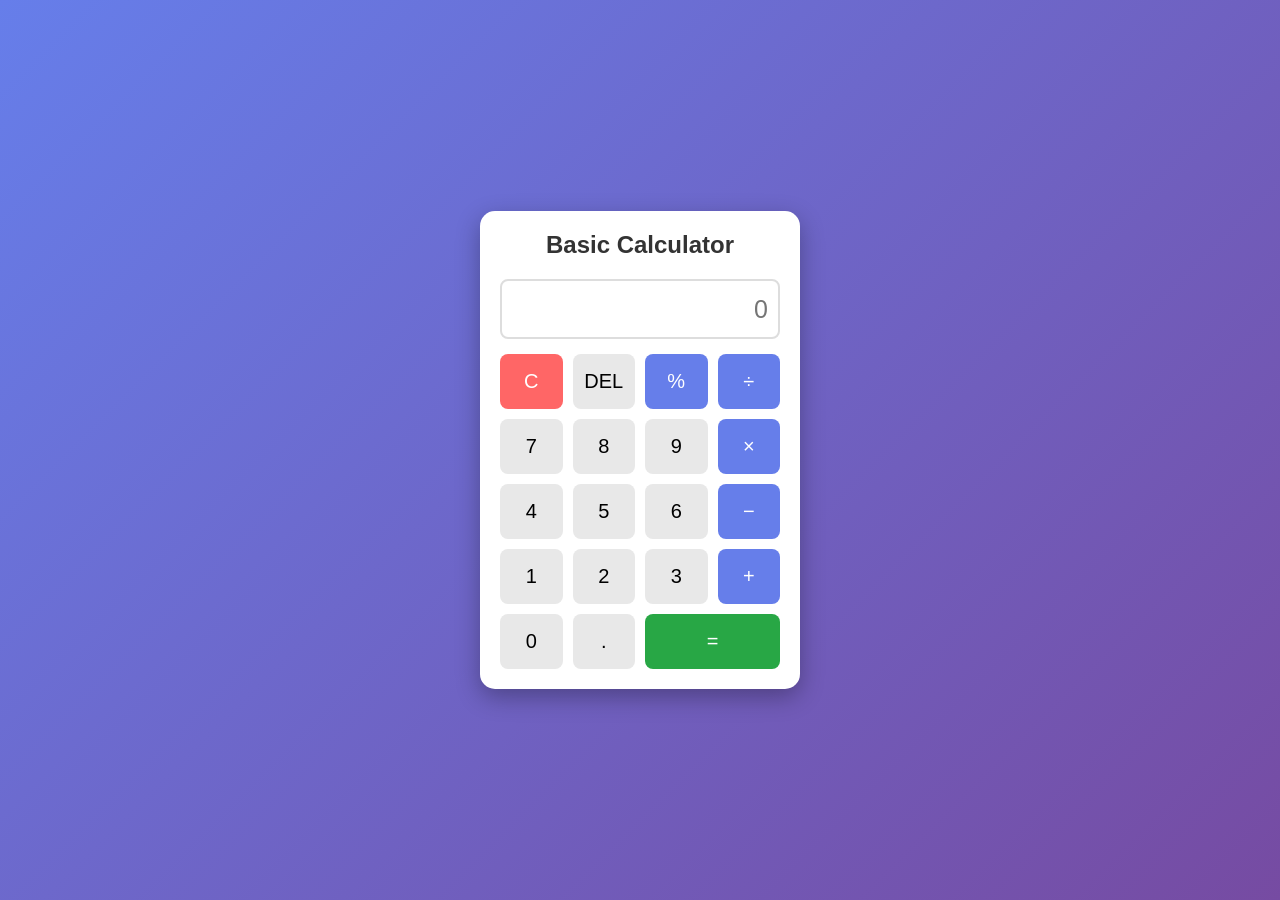
<file: index.html>
<!DOCTYPE html>
<html lang="en">
<head>
    <meta charset="UTF-8">
    <meta name="viewport" content="width=device-width, initial-scale=1.0">
    <title>Basic Calculator</title>

    <style>
        * {
            margin: 0;
            padding: 0;
            box-sizing: border-box;
        }

        body {
            font-family: Arial, sans-serif;
            background: linear-gradient(135deg, #667eea, #764ba2);
            min-height: 100vh;
            display: flex;
            justify-content: center;
            align-items: center;
        }

        .calculator {
            width: 320px;
            background: white;
            padding: 20px;
            border-radius: 15px;
            box-shadow: 0 8px 25px rgba(0,0,0,0.3);
        }

        h2 {
            text-align: center;
            margin-bottom: 20px;
            color: #333;
        }

        #display {
            width: 100%;
            height: 60px;
            margin-bottom: 15px;
            padding: 10px;
            font-size: 25px;
            text-align: right;
            border: 2px solid #ddd;
            border-radius: 8px;
        }

        .buttons {
            display: grid;
            grid-template-columns: repeat(4, 1fr);
            gap: 10px;
        }

        button {
            height: 55px;
            border: none;
            border-radius: 8px;
            font-size: 20px;
            cursor: pointer;
            background: #e8e8e8;
        }

        button:hover {
            background: #d0d0d0;
        }

        .operator {
            background: #667eea;
            color: white;
        }

        .operator:hover {
            background: #5368d5;
        }

        .clear {
            background: #ff6666;
            color: white;
        }

        .equal {
            background: #28a745;
            color: white;
            grid-column: span 2;
        }

        @media (max-width: 400px) {
            .calculator {
                width: 90%;
            }
        }
    </style>
</head>

<body>

    <div class="calculator">

        <h2>Basic Calculator</h2>

        <input type="text" id="display"
               placeholder="0" readonly>

        <div class="buttons">

            <button class="clear" onclick="clearDisplay()">C</button>
            <button onclick="deleteNumber()">DEL</button>
            <button class="operator" onclick="appendValue('%')">%</button>
            <button class="operator" onclick="appendValue('/')">÷</button>

            <button onclick="appendValue('7')">7</button>
            <button onclick="appendValue('8')">8</button>
            <button onclick="appendValue('9')">9</button>
            <button class="operator" onclick="appendValue('*')">×</button>

            <button onclick="appendValue('4')">4</button>
            <button onclick="appendValue('5')">5</button>
            <button onclick="appendValue('6')">6</button>
            <button class="operator" onclick="appendValue('-')">−</button>

            <button onclick="appendValue('1')">1</button>
            <button onclick="appendValue('2')">2</button>
            <button onclick="appendValue('3')">3</button>
            <button class="operator" onclick="appendValue('+')">+</button>

            <button onclick="appendValue('0')">0</button>
            <button onclick="appendValue('.')">.</button>
            <button class="equal" onclick="calculate()">=</button>

        </div>
    </div>

    <script>

        let display = document.getElementById("display");

        // Add number or operator
        function appendValue(value) {
            display.value += value;
        }

        // Clear display
        function clearDisplay() {
            display.value = "";
        }

        // Delete last character
        function deleteNumber() {
            display.value = display.value.slice(0, -1);
        }

        // Calculate result
        function calculate() {
            try {
                if (display.value.trim() === "") {
                    return;
                }

                let expression = display.value;

                // Allow only calculator characters
                if (!/^[0-9+\-*/%.() ]+$/.test(expression)) {
                    throw new Error("Invalid input");
                }

                let result = Function(
                    '"use strict"; return (' + expression + ')'
                )();

                if (!Number.isFinite(result)) {
                    throw new Error("Math error");
                }

                display.value = Number(
                    result.toPrecision(12)
                ).toString();

            } catch (error) {
                display.value = "Error";

                setTimeout(() => {
                    display.value = "";
                }, 1200);
            }
        }

    </script>

</body>
</html>
</file>
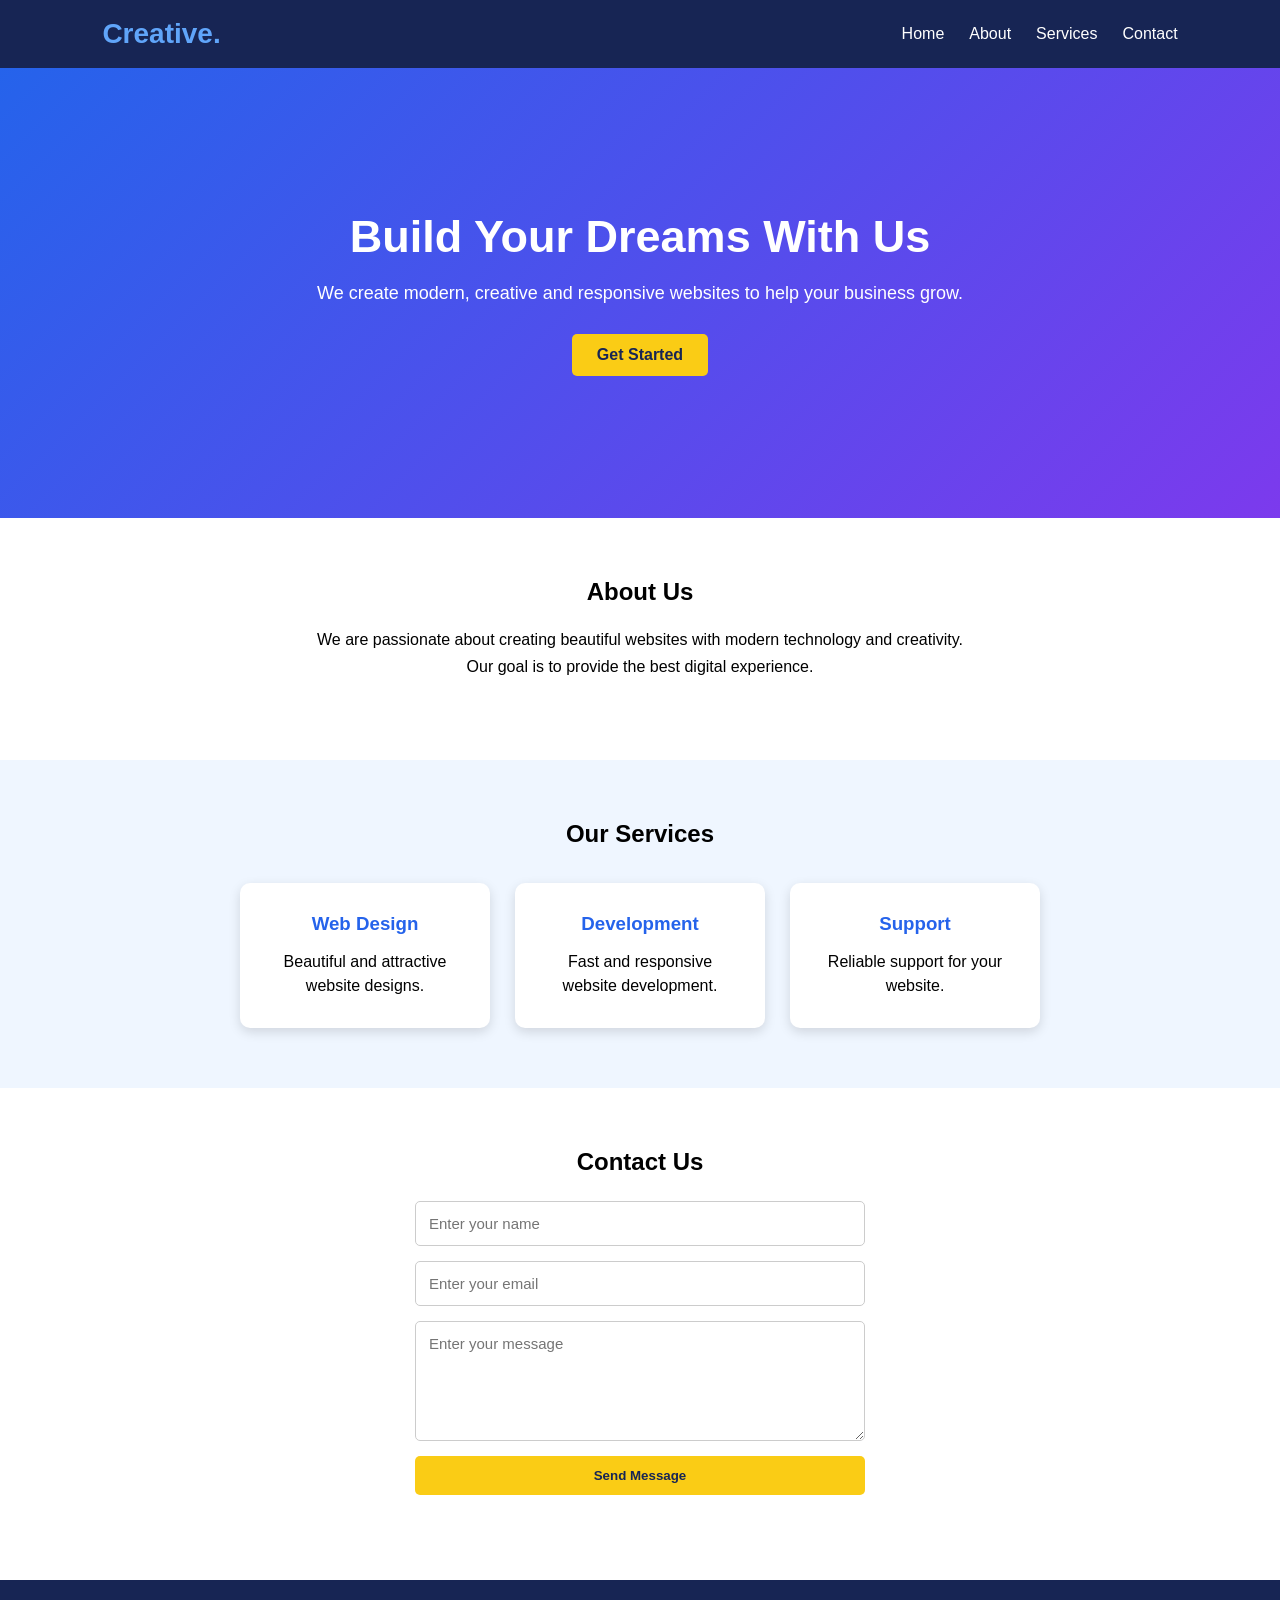
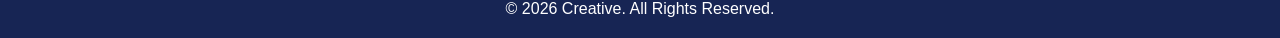
<file: index1.html>
<!DOCTYPE html>
<html lang="en">
<head>
    <meta charset="UTF-8">
    <meta name="viewport" content="width=device-width, initial-scale=1.0">
    <title>Creative Landing Page</title>
    <link rel="stylesheet" href="style.css">
</head>
<body>

    <header>
        <nav>
            <h2 class="logo">Creative.</h2>

            <ul id="navLinks">
                <li><a href="#home">Home</a></li>
                <li><a href="#about">About</a></li>
                <li><a href="#services">Services</a></li>
                <li><a href="#contact">Contact</a></li>
            </ul>

            <button class="menu-btn" onclick="toggleMenu()">☰</button>
        </nav>
    </header>

    <section class="hero" id="home">
        <div class="hero-content">
            <h1>Build Your Dreams With Us</h1>
            <p>
                We create modern, creative and responsive
                websites to help your business grow.
            </p>
            <a href="#services" class="btn">Get Started</a>
        </div>
    </section>

    <section class="about" id="about">
        <h2>About Us</h2>
        <p>
            We are passionate about creating beautiful
            websites with modern technology and creativity.
            Our goal is to provide the best digital experience.
        </p>
    </section>

    <section class="services" id="services">
        <h2>Our Services</h2>

        <div class="service-container">

            <div class="card">
                <h3>Web Design</h3>
                <p>Beautiful and attractive website designs.</p>
            </div>

            <div class="card">
                <h3>Development</h3>
                <p>Fast and responsive website development.</p>
            </div>

            <div class="card">
                <h3>Support</h3>
                <p>Reliable support for your website.</p>
            </div>

        </div>
    </section>

    <section class="contact" id="contact">
        <h2>Contact Us</h2>

        <form onsubmit="sendMessage(event)">
            <input type="text" id="name"
                placeholder="Enter your name" required>

            <input type="email" id="email"
                placeholder="Enter your email" required>

            <textarea id="message"
                placeholder="Enter your message" required></textarea>

            <button type="submit" class="btn">Send Message</button>
        </form>
    </section>

    <footer>
        <p>© 2026 Creative. All Rights Reserved.</p>
    </footer>

    <script src="script.js"></script>
</body>
</html>
</file>
<file: style.css>
* {
    margin: 0;
    padding: 0;
    box-sizing: border-box;
    font-family: Arial, sans-serif;
}

html {
    scroll-behavior: smooth;
}

header {
    background: #172554;
    padding: 18px 8%;
    color: white;
}

nav {
    display: flex;
    justify-content: space-between;
    align-items: center;
}

.logo {
    font-size: 28px;
    color: #60a5fa;
}

nav ul {
    display: flex;
    list-style: none;
    gap: 25px;
}

nav ul li a {
    color: white;
    text-decoration: none;
}

nav ul li a:hover {
    color: #60a5fa;
}

.menu-btn {
    display: none;
    background: none;
    color: white;
    border: none;
    font-size: 25px;
    cursor: pointer;
}

.hero {
    min-height: 450px;
    background: linear-gradient(135deg, #2563eb, #7c3aed);
    display: flex;
    justify-content: center;
    align-items: center;
    text-align: center;
    color: white;
    padding: 40px 20px;
}

.hero-content h1 {
    font-size: 45px;
    margin-bottom: 20px;
}

.hero-content p {
    font-size: 18px;
    margin-bottom: 30px;
}

.btn {
    display: inline-block;
    background: #facc15;
    color: #172554;
    padding: 12px 25px;
    border: none;
    border-radius: 5px;
    text-decoration: none;
    font-weight: bold;
    cursor: pointer;
}

.btn:hover {
    background: white;
}

.about, .services, .contact {
    padding: 60px 8%;
    text-align: center;
}

.about p {
    max-width: 650px;
    margin: 20px auto;
    line-height: 1.7;
}

.services {
    background: #eff6ff;
}

.service-container {
    display: flex;
    justify-content: center;
    gap: 25px;
    margin-top: 35px;
    flex-wrap: wrap;
}

.card {
    background: white;
    padding: 30px;
    width: 250px;
    border-radius: 10px;
    box-shadow: 0 4px 12px #0002;
}

.card h3 {
    color: #2563eb;
    margin-bottom: 15px;
}

.card p {
    line-height: 1.5;
}

.contact form {
    max-width: 450px;
    margin: 25px auto;
    display: flex;
    flex-direction: column;
    gap: 15px;
}

input, textarea {
    padding: 13px;
    border: 1px solid #ccc;
    border-radius: 5px;
    font-size: 15px;
}

textarea {
    height: 120px;
    resize: vertical;
}

footer {
    background: #172554;
    color: white;
    text-align: center;
    padding: 20px;
}

@media (max-width: 600px) {
    nav ul {
        display: none;
        position: absolute;
        top: 65px;
        right: 0;
        width: 100%;
        background: #172554;
        flex-direction: column;
        text-align: center;
        padding: 20px;
    }

    nav ul.show {
        display: flex;
    }

    .menu-btn {
        display: block;
    }

    .hero-content h1 {
        font-size: 32px;
    }

    .service-container {
        flex-direction: column;
        align-items: center;
    }
}
</file>
